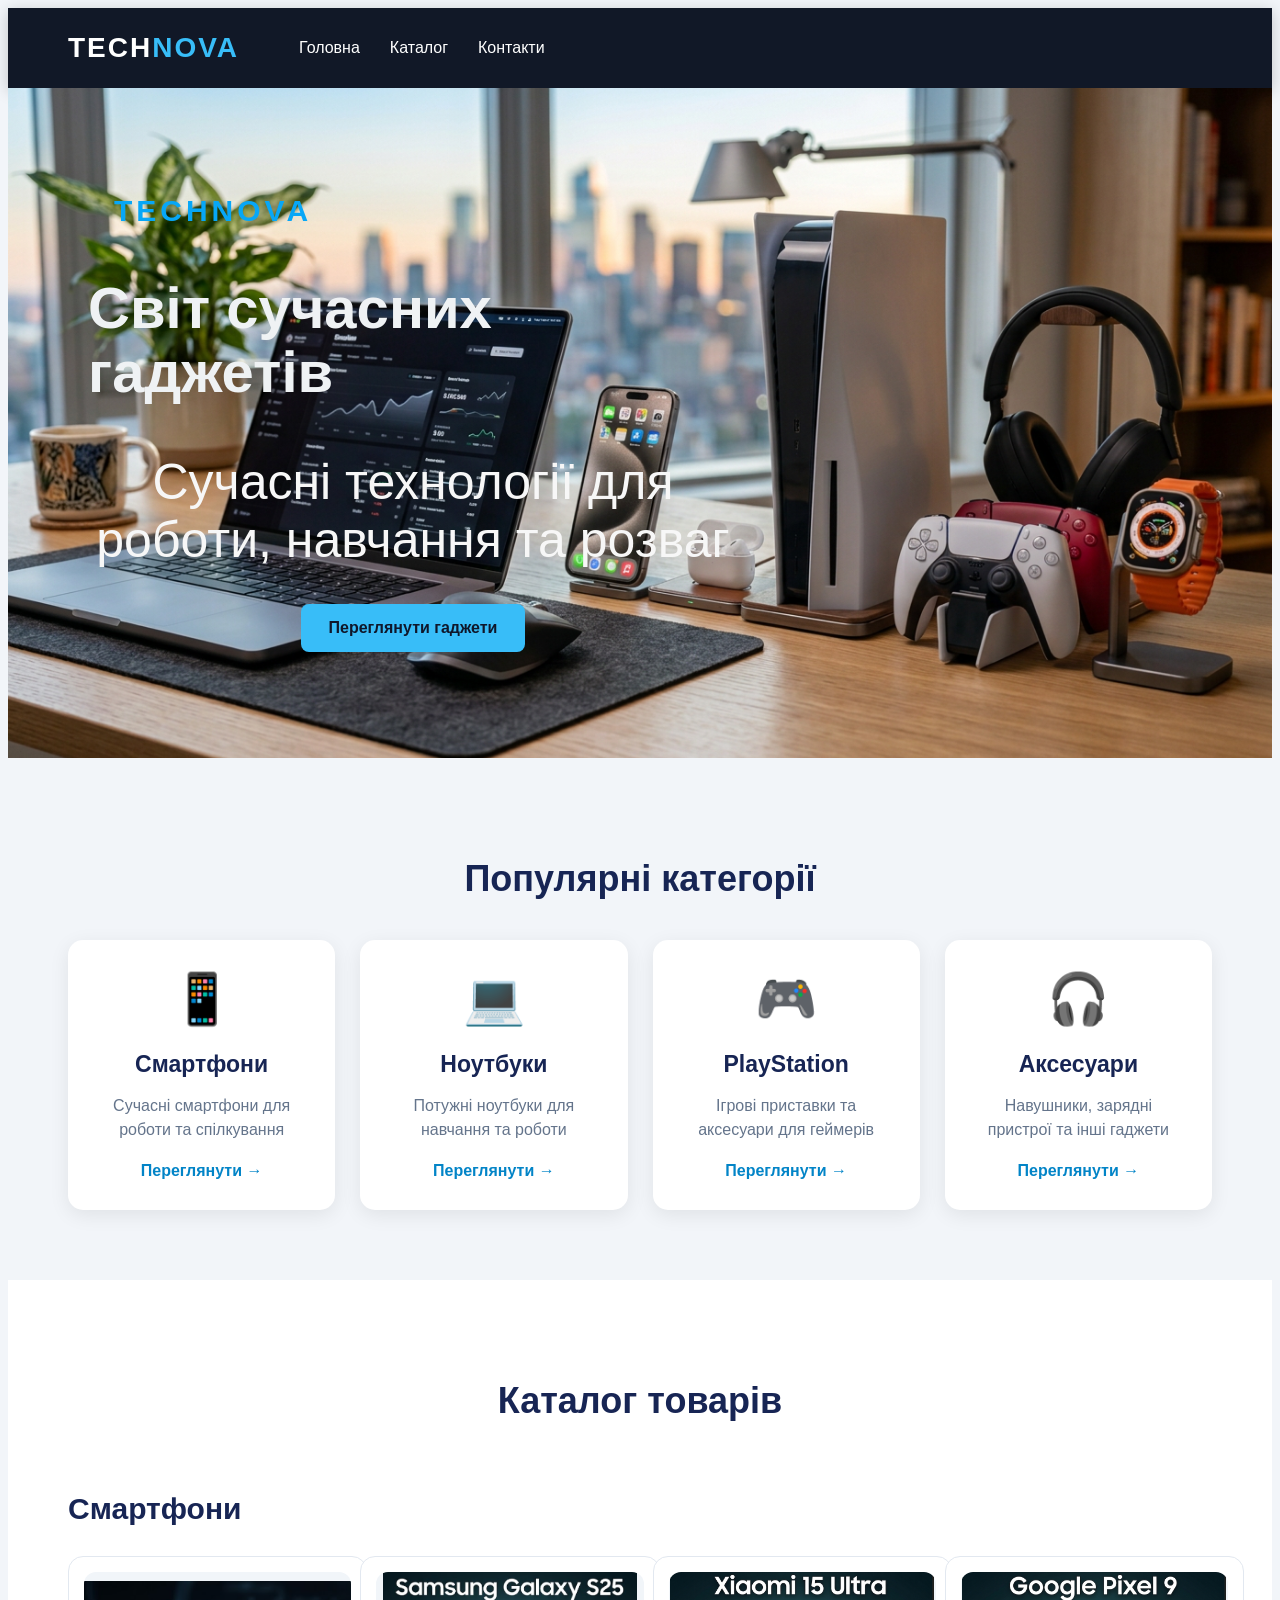
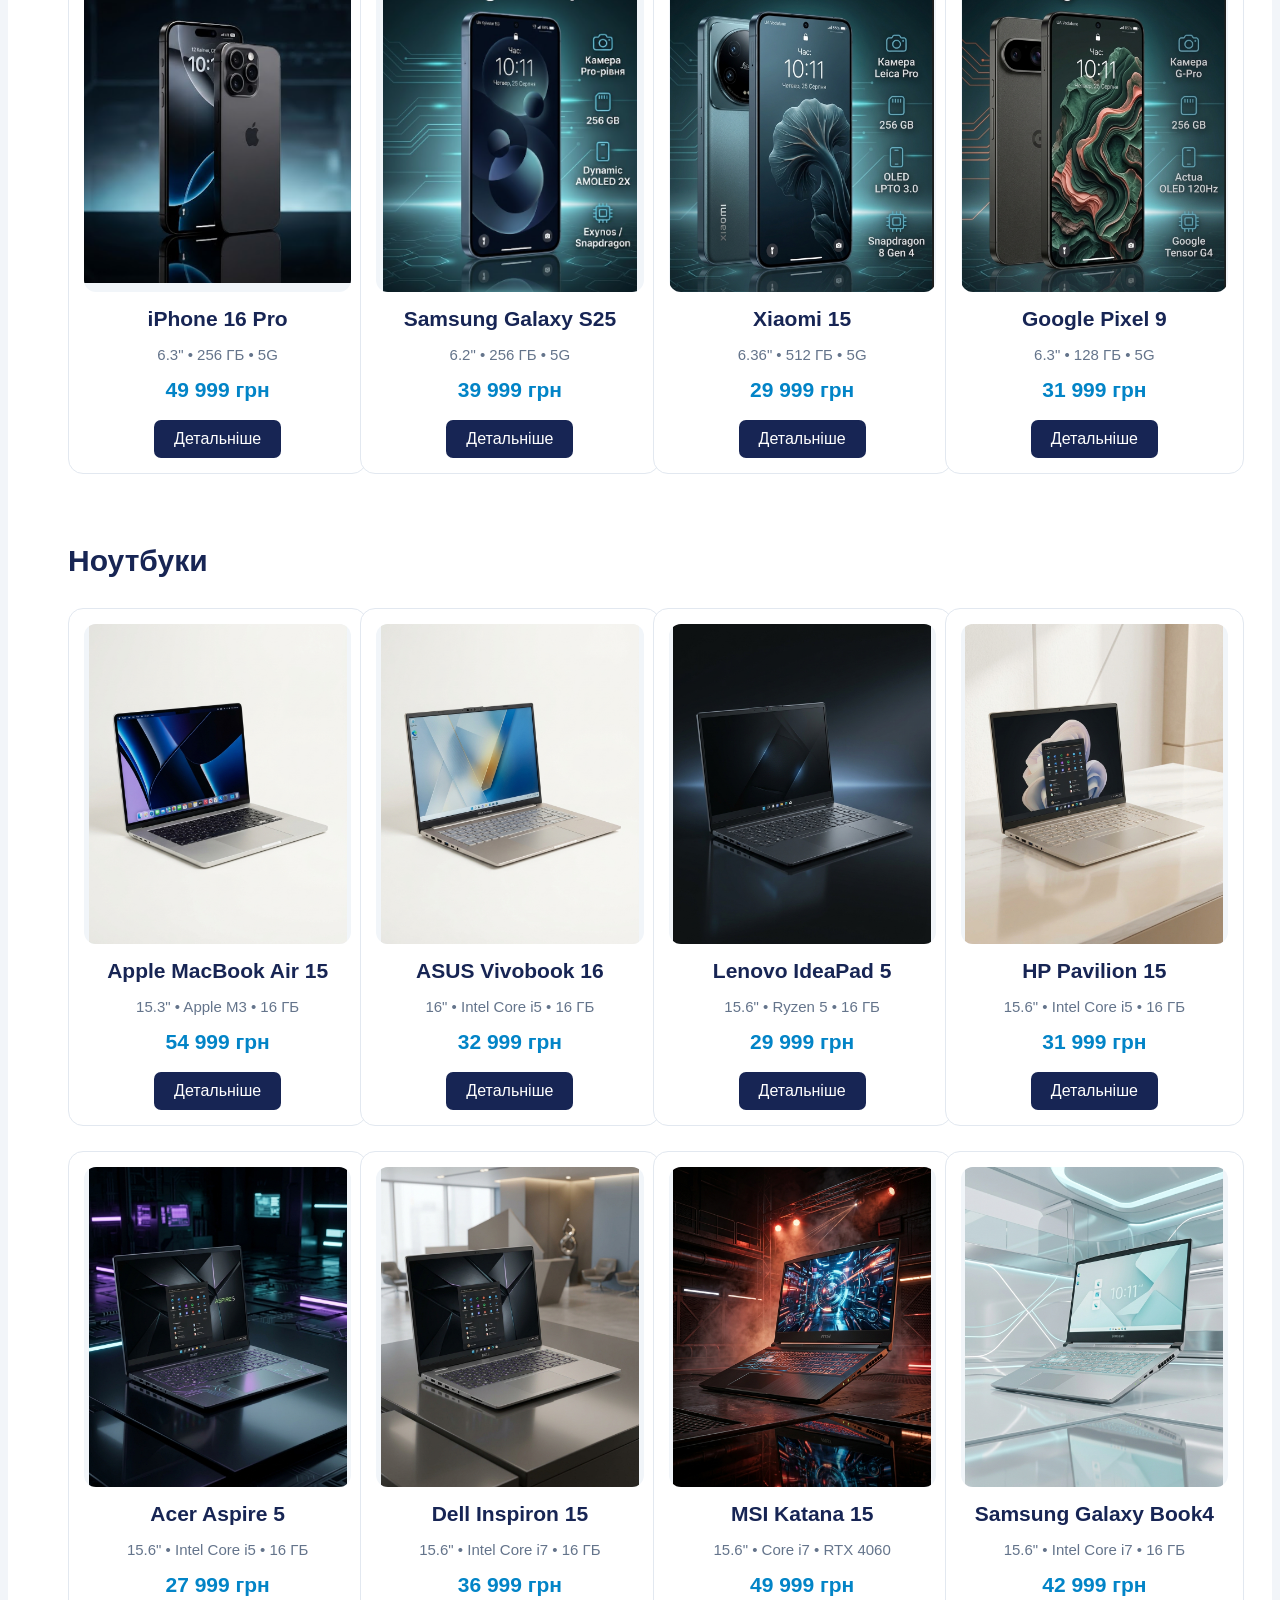
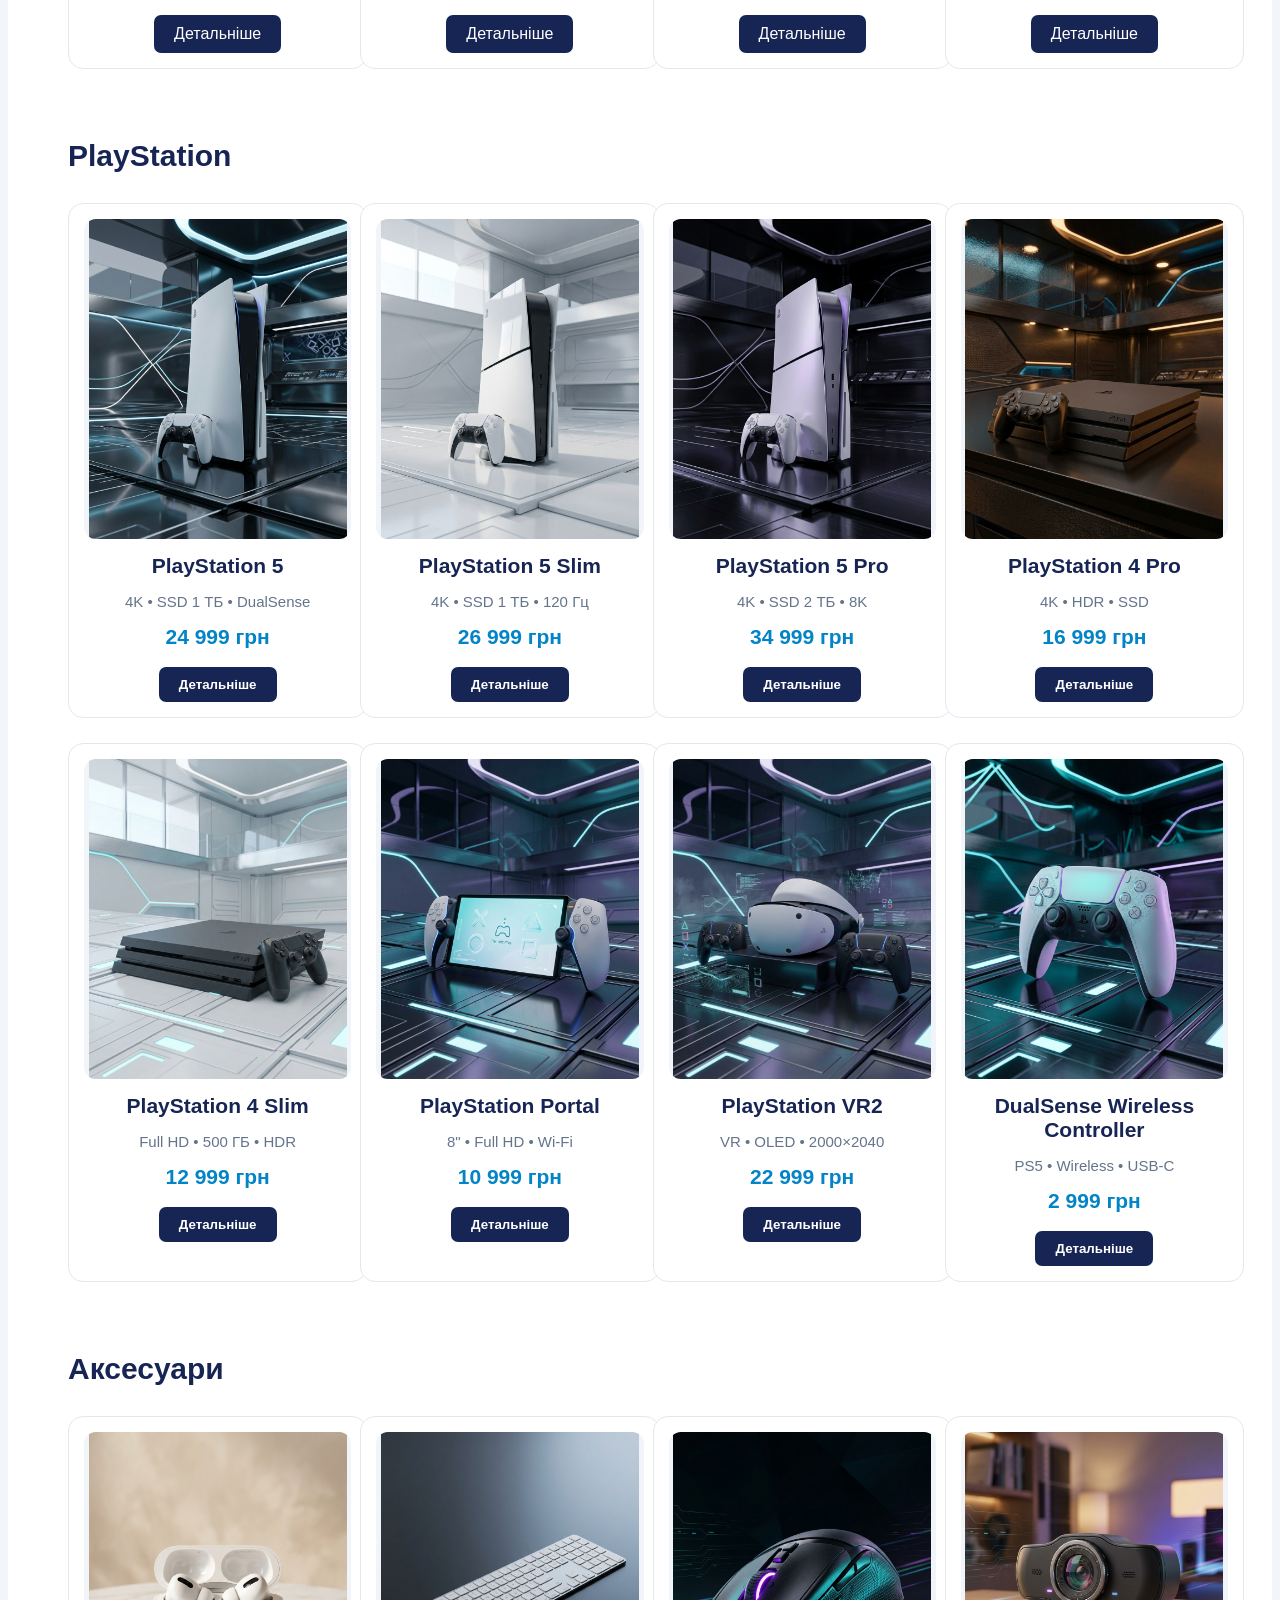
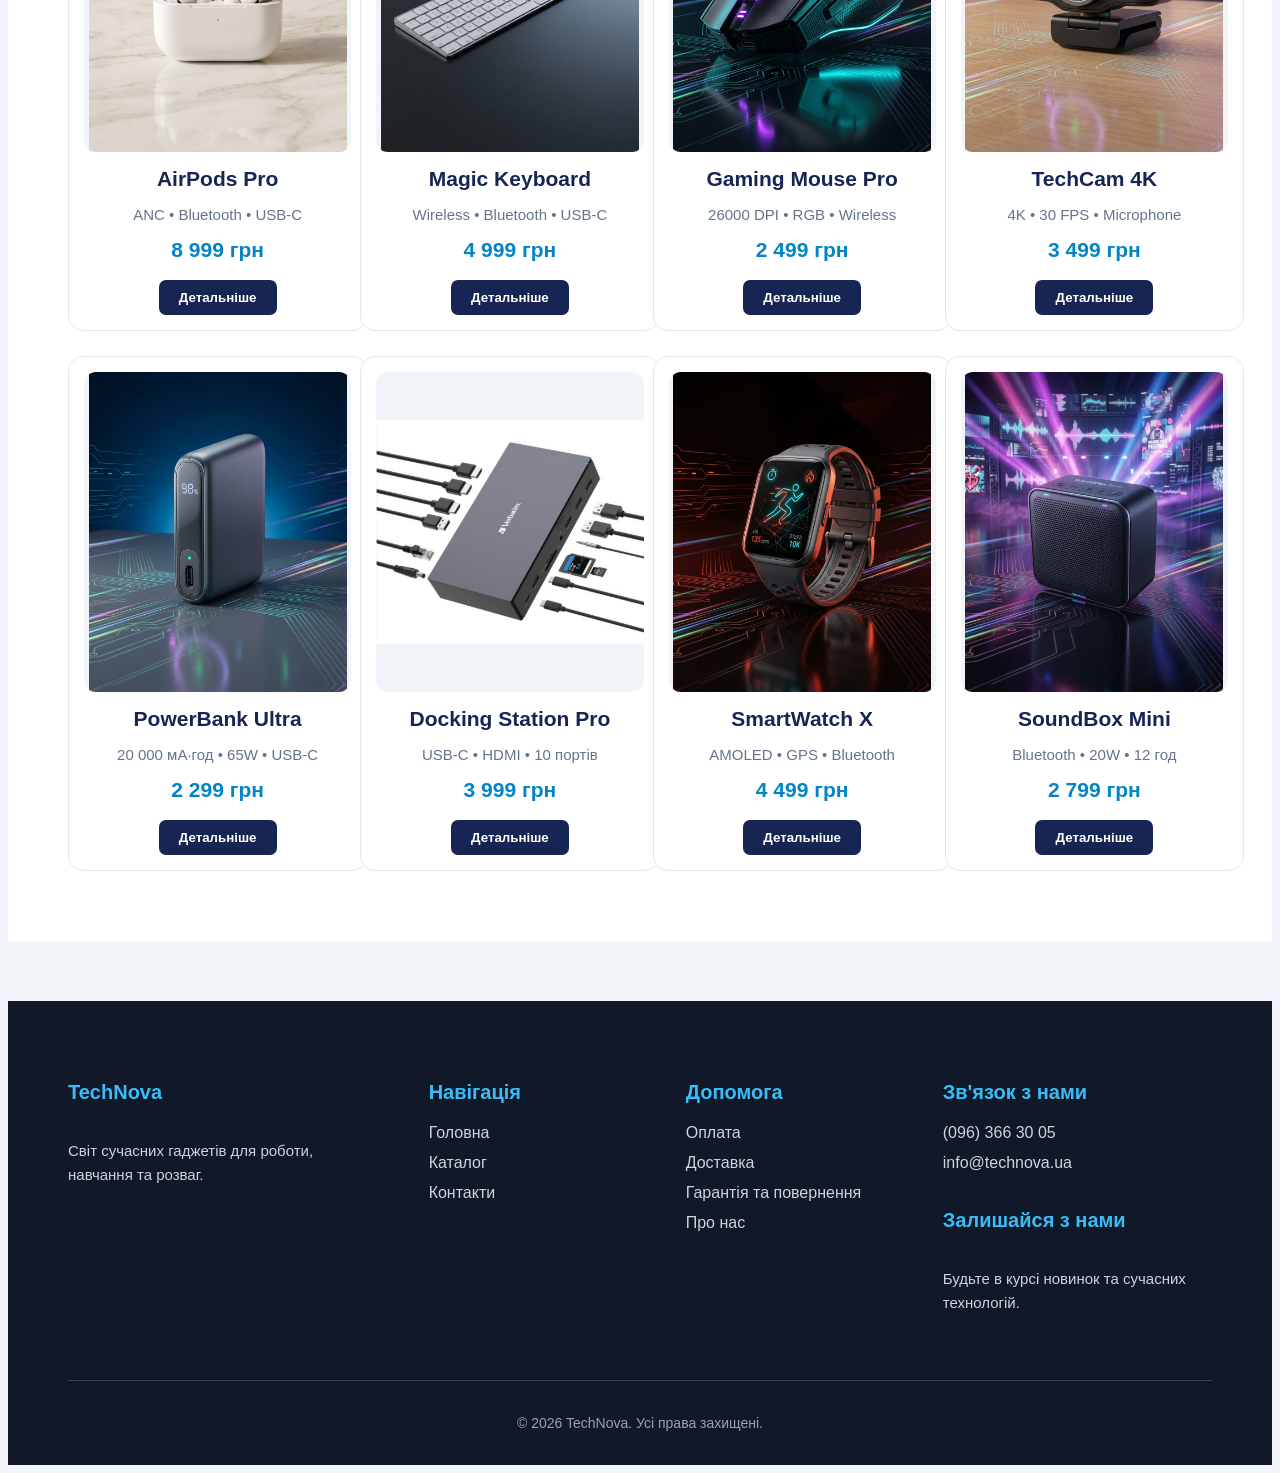
<file: index.html>
<!DOCTYPE html>
<html lang="uk">

<head>
    <meta charset="UTF-8">
    <meta name="viewport" content="width=device-width, initial-scale=1.0">

    <title>TechNova — Світ сучасних гаджетів</title>

    <link rel="stylesheet" href="style.css">
</head>

<body>

    <!-- ШАПКА -->

    <header class="header">

        <div class="logo">
            TECH<span>NOVA</span>
        </div>

        <nav class="menu">
            <a href="#home">Головна</a>
            <a href="#catalog">Каталог</a>
            <a href="#contacts">Контакти</a>
        </nav>

    </header>


    <main>

        <!-- ГОЛОВНИЙ ЕКРАН -->

        <section class="hero" id="home">

            <div class="hero-content">

                <p class="small-title">
                TECHNOVA
                </p>

                <h1>
                    Світ сучасних гаджетів
                </h1>

                <p class="hero-text">
                    Сучасні технології для роботи, навчання та розваг
                </p>

                <a href="#catalog" class="hero-button">
                    Переглянути гаджети
                </a>

            </div>

        </section>


        <!-- КАТЕГОРІЇ -->

        <section class="categories">

            <h2>
                Популярні категорії
            </h2>

            <div class="category-container">

                <div class="category-card">

                    <div class="category-icon">
                        📱
                    </div>

                    <h3>
                        Смартфони
                    </h3>

                    <p>
                        Сучасні смартфони для роботи та спілкування
                    </p>

                    <a href="#smartphones">
                        Переглянути →
                    </a>

                </div>


                <div class="category-card">

                    <div class="category-icon">
                        💻
                    </div>

                    <h3>
                        Ноутбуки
                    </h3>

                    <p>
                        Потужні ноутбуки для навчання та роботи
                    </p>

                    <a href="#laptops">
                        Переглянути →
                    </a>

                </div>


                <div class="category-card">

                    <div class="category-icon">
                        🎮
                    </div>

                    <h3>
                        PlayStation
                    </h3>

                    <p>
                        Ігрові приставки та аксесуари для геймерів
                    </p>

                    <a href="#playstation">
                        Переглянути →
                    </a>

                </div>


                <div class="category-card">

                    <div class="category-icon">
                        🎧
                    </div>

                    <h3>
                        Аксесуари
                    </h3>

                    <p>
                        Навушники, зарядні пристрої та інші гаджети
                    </p>

                    <a href="#accessories">
                        Переглянути →
                    </a>

                </div>

            </div>

        </section>


        <!-- КАТАЛОГ -->

        <section class="products" id="catalog">

            <h2 class="catalog-main-title">
                Каталог товарів
            </h2>


            <!-- =========================
                 СМАРТФОНИ
            ========================== -->

           <h2 class="catalog-title" id="smartphones">
    Смартфони
</h2>

            <div class="product-container">


              <!-- iPhone -->

<div class="product-card"
     data-name="iPhone 16 Pro"
     data-info="Екран: 6.3&quot; OLED | Процесор: Apple A18 Pro | Оперативна пам'ять: 8 ГБ | Пам'ять: 256 ГБ | Камера: 48 Мп | Батарея: 3582 мА·год"
     data-price="49 999 грн">

    <div class="product-image">

        <img src="images/smartphones/iphone.jpg"
             alt="iPhone 16 Pro">

    </div>

    <h3>
        iPhone 16 Pro
    </h3>

    <p>
        6.3" • 256 ГБ • 5G
    </p>

    <strong>
        49 999 грн
    </strong>

    <a href="product.html?product=iphone" class="product-details-button">
    Детальніше
</a>

</div>

                <!-- Samsung -->

                <div class="product-card"
                     data-name="Samsung Galaxy S25"
                     data-info="6.2&quot; • 256 ГБ • 5G"
                     data-price="39 999 грн">

                    <div class="product-image">
                        <img src="images/smartphones/samsung.jpg"
                             alt="Samsung Galaxy S25">
                    </div>

                    <h3>
                        Samsung Galaxy S25
                    </h3>

                    <p>
                        6.2" • 256 ГБ • 5G
                    </p>

                    <strong>
                        39 999 грн
                    </strong>

                    <a href="product.html?product=samsung" class="details-button">
                     Детальніше
                     </a>

                </div>


                <!-- Xiaomi -->

                <div class="product-card"
                     data-name="Xiaomi 15"
                     data-info="6.36&quot; • 512 ГБ • 5G"
                     data-price="29 999 грн">

                    <div class="product-image">
                        <img src="images/smartphones/xiaomi.jpg"
                             alt="Xiaomi 15">
                    </div>

                    <h3>
                        Xiaomi 15
                    </h3>

                    <p>
                        6.36" • 512 ГБ • 5G
                    </p>

                    <strong>
                        29 999 грн
                    </strong>

                    <a href="product.html?product=xiaomi" class="details-button">
                     Детальніше
                     </a>

                </div>


                <!-- Pixel -->

                <div class="product-card"
                     data-name="Google Pixel 9"
                     data-info="6.3&quot; • 128 ГБ • 5G"
                     data-price="31 999 грн">

                    <div class="product-image">
                        <img src="images/smartphones/pixel.jpg"
                             alt="Google Pixel 9">
                    </div>

                    <h3>
                        Google Pixel 9
                    </h3>

                    <p>
                        6.3" • 128 ГБ • 5G
                    </p>

                    <strong>
                        31 999 грн
                    </strong>

                   <a href="product.html?product=pixel" class="details-button">
                    Детальніше
                    </a>

                </div>

            </div>


            <!-- =========================
                 НОУТБУКИ
            ========================== -->
            <h2 class="catalog-title" id="laptops">
    Ноутбуки
</h2>

            <div class="product-container">


                <!-- MacBook -->

                <div class="product-card"
                     data-name="Apple MacBook Air 15"
                     data-info="15.3&quot; • Apple M3 • 16 ГБ"
                     data-price="54 999 грн">

                    <div class="product-image">
                        <img src="images/laptops/macbook-air.jpg"
                             alt="Apple MacBook Air 15">
                    </div>

                    <h3>
                        Apple MacBook Air 15
                    </h3>

                    <p>
                        15.3" • Apple M3 • 16 ГБ
                    </p>

                    <strong>
                        54 999 грн
                    </strong>
                  <a href="product.html?product=macbook" class="details-button">
                   Детальніше
                   </a>

                </div>


                <!-- ASUS -->

                <div class="product-card"
                     data-name="ASUS Vivobook 16"
                     data-info="16&quot; • Intel Core i5 • 16 ГБ"
                     data-price="32 999 грн">

                    <div class="product-image">
                        <img src="images/laptops/asus-vivobook.jpg"
                             alt="ASUS Vivobook 16">
                    </div>

                    <h3>
                        ASUS Vivobook 16
                    </h3>

                    <p>
                        16" • Intel Core i5 • 16 ГБ
                    </p>

                    <strong>
                        32 999 грн
                    </strong>

                    <a href="product.html?product=asus" class="details-button">
                    Детальніше
                    </a>

                </div>


                <!-- Lenovo -->

                <div class="product-card"
                     data-name="Lenovo IdeaPad 5"
                     data-info="15.6&quot; • Ryzen 5 • 16 ГБ"
                     data-price="29 999 грн">

                    <div class="product-image">
                        <img src="images/laptops/lenovo-ideapad.jpg"
                             alt="Lenovo IdeaPad 5">
                    </div>

                    <h3>
                        Lenovo IdeaPad 5
                    </h3>

                    <p>
                        15.6" • Ryzen 5 • 16 ГБ
                    </p>

                    <strong>
                        29 999 грн
                    </strong>

                    <a href="product.html?product=lenovo" class="details-button">
                      Детальніше
                      </a>

                </div>


                <!-- HP -->

                <div class="product-card"
                     data-name="HP Pavilion 15"
                     data-info="15.6&quot; • Intel Core i5 • 16 ГБ"
                     data-price="31 999 грн">

                    <div class="product-image">
                        <img src="images/laptops/hp-pavilion.jpg"
                             alt="HP Pavilion 15">
                    </div>

                    <h3>
                        HP Pavilion 15
                    </h3>

                    <p>
                        15.6" • Intel Core i5 • 16 ГБ
                    </p>

                    <strong>
                        31 999 грн
                    </strong>

                    <a href="product.html?product=hp" class="details-button">
                     Детальніше
                    </a>

                </div>


                <!-- Acer -->

                <div class="product-card"
                     data-name="Acer Aspire 5"
                     data-info="15.6&quot; • Intel Core i5 • 16 ГБ"
                     data-price="27 999 грн">

                    <div class="product-image">
                        <img src="images/laptops/acer-aspire.jpg"
                             alt="Acer Aspire 5">
                    </div>

                    <h3>
                        Acer Aspire 5
                    </h3>

                    <p>
                        15.6" • Intel Core i5 • 16 ГБ
                    </p>

                    <strong>
                        27 999 грн
                    </strong>
                <a href="product.html?product=acer" class="details-button">
                 Детальніше
                </a>

                </div>


                <!-- Dell -->

                <div class="product-card"
                     data-name="Dell Inspiron 15"
                     data-info="15.6&quot; • Intel Core i7 • 16 ГБ"
                     data-price="36 999 грн">

                    <div class="product-image">
                        <img src="images/laptops/dell-inspiron.jpg"
                             alt="Dell Inspiron 15">
                    </div>

                    <h3>
                        Dell Inspiron 15
                    </h3>

                    <p>
                        15.6" • Intel Core i7 • 16 ГБ
                    </p>

                    <strong>
                        36 999 грн
                    </strong>

                    <a href="product.html?product=dell" class="details-button">
                     Детальніше
                    </a>

                </div>


                <!-- MSI -->

                <div class="product-card"
                     data-name="MSI Katana 15"
                     data-info="15.6&quot; • Core i7 • RTX 4060"
                     data-price="49 999 грн">

                    <div class="product-image">
                        <img src="images/laptops/msi-katana.jpg"
                             alt="MSI Katana 15">
                    </div>

                    <h3>
                        MSI Katana 15
                    </h3>

                    <p>
                        15.6" • Core i7 • RTX 4060
                    </p>

                    <strong>
                        49 999 грн
                    </strong>
                   <a href="product.html?product=msi" class="details-button">
                    Детальніше
                    </a>

                </div>


                <!-- Samsung Galaxy Book -->

                <div class="product-card"
                     data-name="Samsung Galaxy Book4"
                     data-info="15.6&quot; • Intel Core i7 • 16 ГБ"
                     data-price="42 999 грн">

                    <div class="product-image">
                        <img src="images/laptops/samsung-galaxy-book.jpg"
                             alt="Samsung Galaxy Book4">
                    </div>

                    <h3>
                        Samsung Galaxy Book4
                    </h3>

                    <p>
                        15.6" • Intel Core i7 • 16 ГБ
                    </p>

                    <strong>
                        42 999 грн
                    </strong>

                   <a href="product.html?product=galaxybook" class="details-button">
                    Детальніше
                    </a>

                </div>

            </div>


            <!-- =========================
                 PLAYSTATION
            ========================== -->
            <h2 class="catalog-title" id="playstation">
    PlayStation
</h2>

            <div class="product-container">


                <div class="product-card"
                     data-name="PlayStation 5"
                     data-info="4K • SSD 1 ТБ • DualSense"
                     data-price="24 999 грн">

                    <div class="product-image">
                        <img src="images/playstation/ps5.jpg"
                             alt="PlayStation 5">
                    </div>

                    <h3>
                        PlayStation 5
                    </h3>

                    <p>
                        4K • SSD 1 ТБ • DualSense
                    </p>

                    <strong>
                        24 999 грн
                    </strong>

                    <button onclick="showProduct(this)">
                        Детальніше
                    </button>

                </div>


                <div class="product-card"
                     data-name="PlayStation 5 Slim"
                     data-info="4K • SSD 1 ТБ • 120 Гц"
                     data-price="26 999 грн">

                    <div class="product-image">
                        <img src="images/playstation/ps5-slim.jpg"
                             alt="PlayStation 5 Slim">
                    </div>

                    <h3>
                        PlayStation 5 Slim
                    </h3>

                    <p>
                        4K • SSD 1 ТБ • 120 Гц
                    </p>

                    <strong>
                        26 999 грн
                    </strong>

                    <button onclick="showProduct(this)">
                        Детальніше
                    </button>

                </div>


                <div class="product-card"
                     data-name="PlayStation 5 Pro"
                     data-info="4K • SSD 2 ТБ • 8K"
                     data-price="34 999 грн">

                    <div class="product-image">
                        <img src="images/playstation/ps5-pro.jpg"
                             alt="PlayStation 5 Pro">
                    </div>

                    <h3>
                        PlayStation 5 Pro
                    </h3>

                    <p>
                        4K • SSD 2 ТБ • 8K
                    </p>

                    <strong>
                        34 999 грн
                    </strong>

                    <button onclick="showProduct(this)">
                        Детальніше
                    </button>

                </div>


                <div class="product-card"
                     data-name="PlayStation 4 Pro"
                     data-info="4K • HDR • SSD"
                     data-price="16 999 грн">

                    <div class="product-image">
                        <img src="images/playstation/ps4-pro.jpg"
                             alt="PlayStation 4 Pro">
                    </div>

                    <h3>
                        PlayStation 4 Pro
                    </h3>

                    <p>
                        4K • HDR • SSD
                    </p>

                    <strong>
                        16 999 грн
                    </strong>

                    <button onclick="showProduct(this)">
                        Детальніше
                    </button>

                </div>


                <div class="product-card"
                     data-name="PlayStation 4 Slim"
                     data-info="Full HD • 500 ГБ • HDR"
                     data-price="12 999 грн">

                    <div class="product-image">
                        <img src="images/playstation/ps4-slim.jpg"
                             alt="PlayStation 4 Slim">
                    </div>

                    <h3>
                        PlayStation 4 Slim
                    </h3>

                    <p>
                        Full HD • 500 ГБ • HDR
                    </p>

                    <strong>
                        12 999 грн
                    </strong>

                    <button onclick="showProduct(this)">
                        Детальніше
                    </button>

                </div>


                <div class="product-card"
                     data-name="PlayStation Portal"
                     data-info="8&quot; • Full HD • Wi-Fi"
                     data-price="10 999 грн">

                    <div class="product-image">
                        <img src="images/playstation/playstation-portal.jpg"
                             alt="PlayStation Portal">
                    </div>

                    <h3>
                        PlayStation Portal
                    </h3>

                    <p>
                        8" • Full HD • Wi-Fi
                    </p>

                    <strong>
                        10 999 грн
                    </strong>

                    <button onclick="showProduct(this)">
                        Детальніше
                    </button>

                </div>


                <div class="product-card"
                     data-name="PlayStation VR2"
                     data-info="VR • OLED • 2000×2040"
                     data-price="22 999 грн">

                    <div class="product-image">
                        <img src="images/playstation/playstation-vr2.jpg"
                             alt="PlayStation VR2">
                    </div>

                    <h3>
                        PlayStation VR2
                    </h3>

                    <p>
                        VR • OLED • 2000×2040
                    </p>

                    <strong>
                        22 999 грн
                    </strong>

                    <button onclick="showProduct(this)">
                        Детальніше
                    </button>

                </div>


                <div class="product-card"
                     data-name="DualSense Wireless Controller"
                     data-info="PS5 • Wireless • USB-C"
                     data-price="2 999 грн">

                    <div class="product-image">
                        <img src="images/playstation/dualsense.jpg"
                             alt="DualSense Wireless Controller">
                    </div>

                    <h3>
                        DualSense Wireless Controller
                    </h3>

                    <p>
                        PS5 • Wireless • USB-C
                    </p>

                    <strong>
                        2 999 грн
                    </strong>

                    <button onclick="showProduct(this)">
                        Детальніше
                    </button>

                </div>

            </div>


            <!-- =========================
                 АКСЕССУАРЫ
            ========================== -->
            <h2 class="catalog-title" id="accessories">
    Аксесуари
</h2>

            <div class="product-container">


                <div class="product-card"
                     data-name="AirPods Pro"
                     data-info="ANC • Bluetooth • USB-C"
                     data-price="8 999 грн">

                    <div class="product-image">
                        <img src="images/accessories/airpods-pro.jpg"
                             alt="AirPods Pro">
                    </div>

                    <h3>
                        AirPods Pro
                    </h3>

                    <p>
                        ANC • Bluetooth • USB-C
                    </p>

                    <strong>
                        8 999 грн
                    </strong>

                    <button onclick="showProduct(this)">
                        Детальніше
                    </button>

                </div>


                <div class="product-card"
                     data-name="Magic Keyboard"
                     data-info="Wireless • Bluetooth • USB-C"
                     data-price="4 999 грн">

                    <div class="product-image">
                        <img src="images/accessories/magic-keyboard.jpg"
                             alt="Magic Keyboard">
                    </div>

                    <h3>
                        Magic Keyboard
                    </h3>

                    <p>
                        Wireless • Bluetooth • USB-C
                    </p>

                    <strong>
                        4 999 грн
                    </strong>

                    <button onclick="showProduct(this)">
                        Детальніше
                    </button>

                </div>


                <div class="product-card"
                     data-name="Gaming Mouse Pro"
                     data-info="26000 DPI • RGB • Wireless"
                     data-price="2 499 грн">

                    <div class="product-image">
                        <img src="images/accessories/gaming-mouse.jpg"
                             alt="Gaming Mouse Pro">
                    </div>

                    <h3>
                        Gaming Mouse Pro
                    </h3>

                    <p>
                        26000 DPI • RGB • Wireless
                    </p>

                    <strong>
                        2 499 грн
                    </strong>

                    <button onclick="showProduct(this)">
                        Детальніше
                    </button>

                </div>


                <div class="product-card"
                     data-name="TechCam 4K"
                     data-info="4K • 30 FPS • Microphone"
                     data-price="3 499 грн">

                    <div class="product-image">
                        <img src="images/accessories/webcam.jpg"
                             alt="TechCam 4K">
                    </div>

                    <h3>
                        TechCam 4K
                    </h3>

                    <p>
                        4K • 30 FPS • Microphone
                    </p>

                    <strong>
                        3 499 грн
                    </strong>

                    <button onclick="showProduct(this)">
                        Детальніше
                    </button>

                </div>


                <div class="product-card"
                     data-name="PowerBank Ultra"
                     data-info="20 000 мА·год • 65W • USB-C"
                     data-price="2 299 грн">

                    <div class="product-image">
                        <img src="images/accessories/powerbank.jpg"
                             alt="PowerBank Ultra">
                    </div>

                    <h3>
                        PowerBank Ultra
                    </h3>

                    <p>
                        20 000 мА·год • 65W • USB-C
                    </p>

                    <strong>
                        2 299 грн
                    </strong>

                    <button onclick="showProduct(this)">
                        Детальніше
                    </button>

                </div>


                <div class="product-card"
                     data-name="Docking Station Pro"
                     data-info="USB-C • HDMI • 10 портів"
                     data-price="3 999 грн">

                    <div class="product-image">
                        <img src="images/accessories/docking-station.jpg"
                             alt="Docking Station Pro">
                    </div>

                    <h3>
                        Docking Station Pro
                    </h3>

                    <p>
                        USB-C • HDMI • 10 портів
                    </p>

                    <strong>
                        3 999 грн
                    </strong>

                    <button onclick="showProduct(this)">
                        Детальніше
                    </button>

                </div>


                <div class="product-card"
                     data-name="SmartWatch X"
                     data-info="AMOLED • GPS • Bluetooth"
                     data-price="4 499 грн">

                    <div class="product-image">
                        <img src="images/accessories/smartwatch.jpg"
                             alt="SmartWatch X">
                    </div>

                    <h3>
                        SmartWatch X
                    </h3>

                    <p>
                        AMOLED • GPS • Bluetooth
                    </p>

                    <strong>
                        4 499 грн
                    </strong>

                    <button onclick="showProduct(this)">
                        Детальніше
                    </button>

                </div>


                <div class="product-card"
                     data-name="SoundBox Mini"
                     data-info="Bluetooth • 20W • 12 год"
                     data-price="2 799 грн">

                    <div class="product-image">
                        <img src="images/accessories/speaker.jpg"
                             alt="SoundBox Mini">
                    </div>

                    <h3>
                        SoundBox Mini
                    </h3>

                    <p>
                        Bluetooth • 20W • 12 год
                    </p>

                    <strong>
                        2 799 грн
                    </strong>

                    <button onclick="showProduct(this)">
                        Детальніше
                    </button>

                </div>

            </div>

        </section>

    </main>


    <!-- FOOTER -->

    <footer class="footer" id="contacts">

        <div class="footer-container">


            <div class="footer-column">

                <h3>
                    TechNova
                </h3>

                <p>
                    Світ сучасних гаджетів для роботи,
                    навчання та розваг.
                </p>

            </div>


            <div class="footer-column">

                <h3>
                    Навігація
                </h3>

                <a href="#home">
                    Головна
                </a>

                <a href="#catalog">
                    Каталог
                </a>

                <a href="#contacts">
                    Контакти
                </a>

            </div>


            <div class="footer-column">

                <h3>
                    Допомога
                </h3>

                <a href="#">
                    Оплата
                </a>

                <a href="#">
                    Доставка
                </a>

                <a href="#">
                    Гарантія та повернення
                </a>

                <a href="#">
                    Про нас
                </a>

            </div>


            <div class="footer-column">

                <h3>
                    Зв'язок з нами
                </h3>

                <a href="tel:+380963663005">
                    (096) 366 30 05
                </a>

                <a href="mailto:info@technova.ua">
                    info@technova.ua
                </a>

                <h3 class="social-title">
                    Залишайся з нами
                </h3>

                <p>
                    Будьте в курсі новинок та
                    сучасних технологій.
                </p>

            </div>

        </div>


        <div class="footer-bottom">

            <p>
                © 2026 TechNova. Усі права захищені.
            </p>

        </div>

    </footer>


    <!-- JAVASCRIPT -->

    <script>

      
function showProduct(button) {
    const card = button.closest(".product-card");

    const name = card.dataset.name;
    const info = card.dataset.info;
    const price = card.dataset.price;

    const image = card.querySelector("img").src;

    const characteristics = info
        .split("|")
        .map(item => `<li>${item.trim()}</li>`)
        .join("");

    const modal = document.createElement("div");

    modal.className = "product-modal";

    modal.innerHTML = `
        <div class="modal-content">

            <button class="modal-close"
                    onclick="this.closest('.product-modal').remove()">
                ×
            </button>

            <div class="modal-image">
                <img src="${image}" alt="${name}">
            </div>

            <div class="modal-info">

                <h2>${name}</h2>

                <h3>Характеристики</h3>

                <ul class="characteristics">
                    ${characteristics}
                </ul>

                <strong>${price}</strong>

                <button class="modal-button"
                        onclick="this.closest('.product-modal').remove()">
                    Закрити
                </button>

            </div>

        </div>
    `;

    document.body.appendChild(modal);
}
</script>
</file>
<file: style.css>
{
    margin: 0;
    padding: 0;
    box-sizing: border-box;
}

body {
    font-family: Arial, sans-serif;
    background-color: #f2f5f9;
    color: #222;
}

/* =========================
   ШАПКА
========================= */

.header {
    height: 80px;
    background: #111827;
    display: flex;
    align-items: center;
    justify-content: flex-start;
    padding: 0 60px;
    box-shadow: 0 3px 15px rgba(0, 0, 0, 0.2);
}

/* Логотип */

.logo {
    font-size: 28px;
    font-weight: bold;
    color: white;
    letter-spacing: 2px;
}

.logo span {
    color: #38bdf8;
}

/* Меню */

.menu {
    display: flex;
    gap: 30px;
    margin-left: 60px;
}

.menu a {
    color: white;
    text-decoration: none;
    font-size: 16px;
    transition: 0.3s;
}

.menu a:hover {
    color: #38bdf8;
}

/* =========================
   ОСНОВНАЯ ЧАСТЬ
========================= */

main {
    text-align: center;
    padding-top: 0;
}

h1 {
    font-size: 48px;
    color: #172554;
    margin-bottom: 20px;
}

p {
    font-size: 20px;
    color: #555;
}

/* =========================
   ГЛАВНЫЙ БАННЕР
========================= */

.hero {
    min-height: 550px;

    display: flex;
    align-items: center;

    padding: 60px;

    background-image: url("images/tech-bg.jpg");
    background-size: cover;
    background-position: center;
}

/* Текст баннера */

.hero-content {
    max-width: 650px;
    color: white;

    margin-left: 20px;
    margin-top: -30px;
}

.small-title {
    color: #07a7f7;
    font-size: 30px;
    font-weight: bold;
    letter-spacing: 4px;
    margin-bottom: 15px;
    position: relative;
    transform: translateX(-200px);
}

.hero h1 {
    color: rgb(239, 242, 244);
    text-align: left;

    font-size: 58px;
    line-height: 1.1;

    margin-bottom: 25px;
}

.hero-text {
    color: #f7f7f7;
    font-size: 50px;
    margin-bottom: 35px;
}

/* Кнопка */

.hero-button {
    display: inline-block;

    padding: 15px 28px;

    background-color: #38bdf8;
    color: #0f172a;

    text-decoration: none;
    font-weight: bold;

    border-radius: 8px;

    transition: 0.3s;
}

.hero-button:hover {
    background-color: white;
    transform: translateY(-2px);
}

/* =========================
   КАТЕГОРИИ
========================= */

.categories {
    padding: 70px 60px;
    background-color: #f2f5f9;
}

.categories h2 {
    text-align: center;

    font-size: 36px;
    color: #172554;

    margin-bottom: 40px;
}

.category-container {
    display: grid;

    grid-template-columns: repeat(4, 1fr);

    gap: 25px;

    max-width: 1200px;
    margin: 0 auto;
}

.category-card {
    background-color: white;

    padding: 30px;

    border-radius: 15px;

    text-align: center;

    box-shadow: 0 5px 20px rgba(0, 0, 0, 0.08);

    transition: 0.3s;
}

.category-card:hover {
    transform: translateY(-8px);

    box-shadow: 0 10px 30px rgba(0, 0, 0, 0.15);
}

.category-icon {
    font-size: 50px;
    margin-bottom: 15px;
}

.category-card h3 {
    font-size: 23px;
    color: #172554;

    margin-bottom: 12px;
}

.category-card p {
    font-size: 16px;
    color: #64748b;

    line-height: 1.5;

    margin-bottom: 20px;
}

.category-card a {
    color: #0284c7;

    text-decoration: none;

    font-weight: bold;
}

.category-card a:hover {
    color: #172554;
}

/* =========================
   КАТАЛОГ
========================= */

.products {
    padding: 70px 60px;
    background-color: white;
}

/* Заголовок каталога */

.catalog-main-title {
    width: 100%;

    text-align: center;

    font-size: 36px;
    color: #172554;

    margin-bottom: 40px;
}

/* Заголовки категорий */

.catalog-title {
    max-width: 1200px;

    margin: 70px auto 30px;

    text-align: left;

    font-size: 30px;
    color: #172554;
}

/* Сетка товаров */

.product-container {
    width: 100%;
    max-width: 1200px;

    margin: 0 auto;

    display: grid;

    grid-template-columns: repeat(4, minmax(0, 1fr));

    gap: 25px;
}

/* Карточка товара */

.product-card {
    width: 100%;
    min-width: 0;

    padding: 15px;

    border: 1px solid #e2e8f0;

    border-radius: 15px;

    text-align: center;

    background-color: #ffffff;

    transition: 0.3s;
}

.product-card:hover {
    transform: translateY(-6px);

    box-shadow: 0 10px 25px rgba(0, 0, 0, 0.12);
}

/* Фото товара */

.product-card .product-image {
    width: 100%;
    height: 320px;

    display: flex;

    align-items: center;
    justify-content: center;

    margin-bottom: 15px;

    background-color: #f1f5f9;

    border-radius: 12px;

    overflow: hidden;
}

.product-card .product-image img {
    width: 100%;
    height: 100%;

    object-fit: contain;
}

/* Название */

.product-card h3 {
    font-size: 21px;

    color: #172554;

    margin: 0 0 10px;
}

/* Характеристики */

.product-card p {
    font-size: 15px;

    color: #64748b;

    margin-bottom: 15px;
}

/* Цена */

.product-card strong {
    display: block;

    font-size: 21px;

    color: #0284c7;

    margin-bottom: 18px;
}

/* =========================
   КНОПКА ДЕТАЛЬНЕЕ
========================= */

.product-card button {
    display: inline-block;

    padding: 10px 20px;

    background-color: #172554;

    color: white;

    border: none;

    border-radius: 7px;

    font-weight: bold;

    cursor: pointer;

    transition: 0.3s;
}

.product-card button:hover {
    background-color: #0284c7;

    transform: translateY(-2px);
}

/* Старые ссылки "Детальніше" */

.product-card a {
    display: inline-block;

    padding: 10px 20px;

    background-color: #172554;

    color: white;

    text-decoration: none;

    border-radius: 7px;

    transition: 0.3s;
}

.product-card a:hover {
    background-color: #0284c7;

    transform: translateY(-2px);
}

/* =========================
   ОКНО ДЕТАЛЬНОЙ ИНФОРМАЦИИ
========================= */

.product-modal {
    position: fixed;

    top: 0;
    left: 0;

    width: 100%;
    height: 100%;

    background: rgba(0, 0, 0, 0.75);

    display: flex;

    justify-content: center;
    align-items: center;

    z-index: 9999;

    padding: 20px;
}

/* Содержимое окна */

.modal-content {
    position: relative;

    width: 700px;
    max-width: 100%;

    background: white;

    border-radius: 20px;

    padding: 30px;

    display: flex;

    align-items: center;

    gap: 35px;

    box-shadow: 0 20px 60px rgba(0, 0, 0, 0.35);
}

/* Фото в окне */

.modal-image {
    width: 300px;
    height: 300px;

    display: flex;

    align-items: center;
    justify-content: center;

    background: #f5f5f5;

    border-radius: 15px;

    overflow: hidden;
}

.modal-image img {
    width: 100%;
    height: 100%;

    object-fit: contain;
}

/* Информация */

.modal-info {
    flex: 1;
}

.modal-info h2 {
    margin: 0 0 15px;

    font-size: 28px;

    color: #172554;
}

.modal-info p {
    font-size: 17px;

    color: #666;

    margin-bottom: 20px;
}

.modal-info strong {
    display: block;

    font-size: 25px;

    color: #0284c7;

    margin-bottom: 25px;
}

/* Кнопка закрытия */

.modal-close {
    position: absolute;

    top: 10px;
    right: 15px;

    border: none;

    background: transparent;

    font-size: 32px;

    cursor: pointer;

    color: #555;

    line-height: 1;
}

.modal-close:hover {
    color: #000;
}

/* Кнопка в окне */

.modal-button {
    border: none;

    background: #172554;

    color: white;

    padding: 12px 25px;

    border-radius: 10px;

    cursor: pointer;

    font-size: 16px;

    transition: 0.3s;
}

.modal-button:hover {
    background: #0284c7;
}

/* =========================
   FOOTER
========================= */

.footer {
    background-color: #111827;

    color: white;

    padding: 60px 60px 0;

    margin-top: 60px;
}

.footer-container {
    max-width: 1200px;

    margin: 0 auto;

    display: grid;

    grid-template-columns: 1.5fr 1fr 1fr 1.3fr;

    gap: 50px;
}

.footer-column {
    display: flex;

    flex-direction: column;
}

.footer-column h3 {
    font-size: 20px;

    color: #38bdf8;

    margin-bottom: 20px;
}

.footer-column p {
    color: #cbd5e1;

    line-height: 1.6;

    font-size: 15px;
}

.footer-column a {
    color: #cbd5e1;

    text-decoration: none;

    margin-bottom: 12px;

    transition: 0.3s;
}

.footer-column a:hover {
    color: #38bdf8;
}

.social-title {
    margin-top: 25px;
}

.footer-bottom {
    max-width: 1200px;

    margin: 50px auto 0;

    padding: 20px 0;

    border-top: 1px solid #334155;

    text-align: center;
}

.footer-bottom p {
    color: #94a3b8;

    font-size: 14px;
}

/* =========================
   АДАПТАЦИЯ ДЛЯ НОУТБУКОВ
========================= */

@media (max-width: 1000px) {

    .category-container {
        grid-template-columns: repeat(2, 1fr);
    }

    .product-container {
        grid-template-columns: repeat(2, 1fr);
    }

    .footer-container {
        grid-template-columns: repeat(2, 1fr);
    }

    .modal-content {
        width: 90%;
    }
}

/* =========================
   АДАПТАЦИЯ ДЛЯ ТЕЛЕФОНА
========================= */

@media (max-width: 650px) {

    .header {
        height: auto;

        padding: 20px;

        flex-direction: column;

        gap: 20px;
    }

    .menu {
        margin-left: 0;

        gap: 20px;
    }

    .hero {
        min-height: 500px;

        padding: 30px 20px;
    }

    .hero-content {
        margin-left: 0;
    }

    .hero h1 {
        font-size: 40px;
    }

    .categories {
        padding: 50px 20px;
    }

    .category-container {
        grid-template-columns: 1fr;
    }

    .products {
        padding: 50px 20px;
    }

    .product-container {
        grid-template-columns: 1fr;
    }

    .catalog-title {
        font-size: 27px;
    }

    .footer {
        padding: 50px 20px 0;
    }

    .footer-container {
        grid-template-columns: 1fr;
    }

    .modal-content {
        flex-direction: column;

        width: 100%;

        max-height: 90vh;

        overflow-y: auto;

        padding: 25px 20px;
    }

    .modal-image {
        width: 250px;
        height: 250px;
    }

    .modal-info {
        width: 100%;
        text-align: center;
    }
}

.characteristics {
    list-style: none;
    padding: 0;
    margin: 0 0 25px;
    text-align: left;
}

.characteristics li {
    padding: 9px 0;
    border-bottom: 1px solid #e2e8f0;
    font-size: 16px;
    color: #475569;
}

.modal-info h3 {
    font-size: 20px;
    color: #172554;
    margin-bottom: 10px;
}

/* =========================
   СТРАНИЦА ТОВАРА
========================= */

.product-page {
    max-width: 1200px;
    margin: 70px auto;
    padding: 40px;

    display: grid;
    grid-template-columns: 1fr 1fr;
    gap: 70px;

    background: white;
    border-radius: 20px;

    box-shadow: 0 10px 40px rgba(0, 0, 0, 0.08);
}

/* Большое фото */

.product-page-image {
    height: 500px;

    display: flex;
    align-items: center;
    justify-content: center;

    background: #f1f5f9;
    border-radius: 18px;

    overflow: hidden;
}

.product-page-image img {
    width: 100%;
    height: 100%;

    object-fit: contain;
}

/* Информация */

.product-page-info {
    text-align: left;
}

.product-page-info h1 {
    font-size: 42px;
    color: #172554;

    margin-bottom: 20px;
}

.product-description {
    font-size: 18px;
    line-height: 1.6;

    color: #64748b;

    margin-bottom: 25px;
}

.product-page-price {
    font-size: 30px;
    color: #0284c7;

    margin-bottom: 35px;
}

.product-page-info h3 {
    font-size: 24px;
    color: #172554;

    margin-bottom: 15px;
}

/* Характеристики */

.product-specs {
    list-style: none;

    padding: 0;
    margin: 0 0 35px;
}

.product-specs li {
    padding: 12px 0;

    border-bottom: 1px solid #e2e8f0;

    font-size: 17px;
    color: #475569;
}

.product-specs li span {
    display: inline-block;

    min-width: 190px;

    font-weight: bold;
    color: #172554;
}

/* Кнопка назад */

.back-button {
    display: inline-block;

    padding: 13px 22px;

    background: #172554;
    color: white;

    text-decoration: none;

    border-radius: 8px;

    font-weight: bold;

    transition: 0.3s;
}

.back-button:hover {
    background: #0284c7;
    transform: translateY(-2px);
}


/* Телефон */

@media (max-width: 700px) {

    .product-page {
        grid-template-columns: 1fr;

        margin: 30px 20px;
        padding: 20px;

        gap: 30px;
    }

    .product-page-image {
        height: 350px;
    }

    .product-page-info h1 {
        font-size: 32px;
    }

    .product-specs li span {
        min-width: 0;
        display: block;

        margin-bottom: 5px;
    }
html {
    scroll-behavior: smooth;
}
</file>
